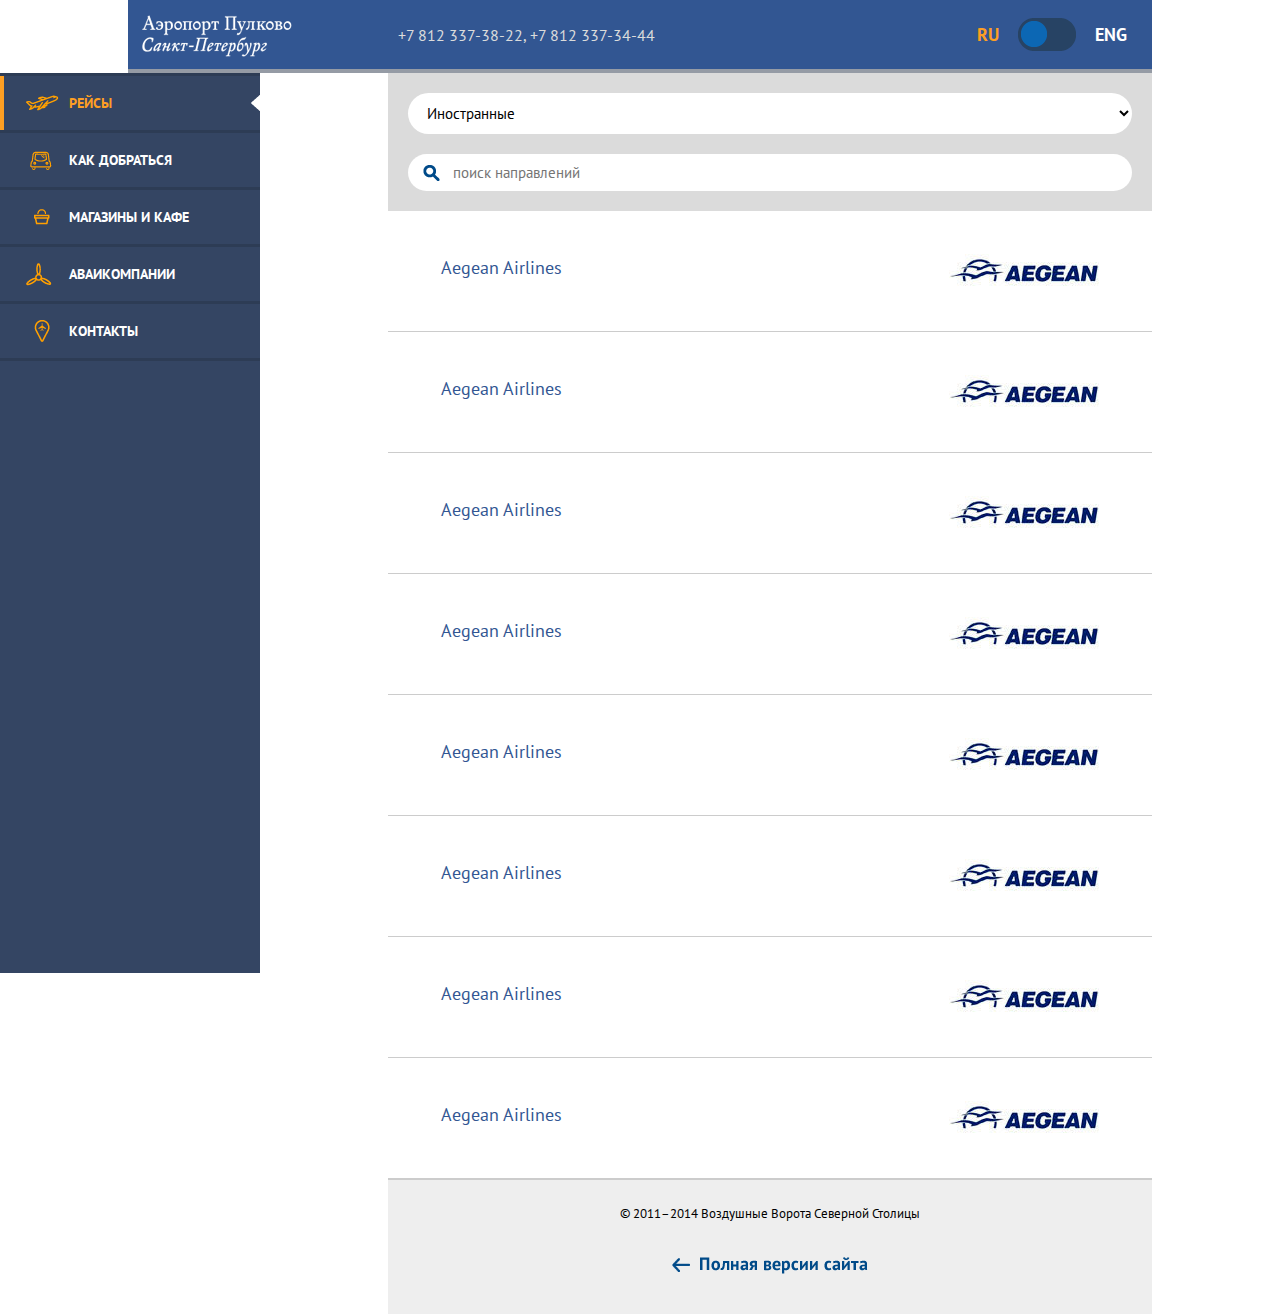
<file: company.html>
<!DOCTYPE html>
<html>
<head>
    <meta charset="UTF-8">
    <meta http-equiv="X-UA-Compatible" content="IE=edge">
    
    <title>Пулково</title>

    <meta name="viewport" content="width=device-width, initial-scale=1">
	
	<link href='http://fonts.googleapis.com/css?family=PT+Sans:400,700&subset=cyrillic,latin' rel='stylesheet' type='text/css'>
    <link rel="stylesheet" href="mcss/style.css">

    <!--[if lt IE 9]> <script src="https://oss.maxcdn.com/libs/html5shiv/3.7.0/html5shiv.js"></script> <![endif]--> 

</head>
<body>

	<!-- основной контейнер всего сайта -->
	<div class="wrapper">
		
		<!-- header -->
		<header class='main-header'>
			
			<div class="row">

				<div class="col s-3 menu-tt">
					<a href="#" class="menu-open"></a>
				</div>

				<div class="col s-3">
					<a href="#">
						<img src="img/logo.png" alt="" class="logo">
					</a>
				</div>

				<div class="telephone col s-5">
					<p>+7 812 337-38-22, +7 812 337-34-44</p>
				</div>

				<div class="col s-4 to-right text-right lang">
					<a href="#" class="lang-toogle rus">
						
						<p class="rus">RU</p>

						<div class="toggled"></div>

						<p class="eng">ENG</p>

					</a>

				</div>

			</div>

		</header>

		<!-- contetn pages -->
		<div class="content-wrapper">
			
			<!-- menu -->
			<div class="main-menu">
				
				<!-- close -->
				<a href="#" class="menu-close"></a>

				<img src="img/logo.png" alt="">
				
				<nav class='navigation'>

					<ul>
						<li class="active"><a href="#">Рейсы</a></li>
						<li><a href="#">Как добраться</a></li>
						<li><a href="#">магазины и кафе</a></li>
						<li><a href="#">аваикомпании</a></li>
						<li><a href="#">контакты</a></li>
					</ul>	

				</nav>

			</div>

			<!-- content of the page -->
			<div class="content-page">

				<div class="company-page">
					
					<div class="header">
						
						<form method="" action="">
							
							<select>
								<option>Иностранные</option>
								<option>Иноземные</option>
							</select>

							<input type="text" class="search" placeholder='поиск направлений'>

						</form>

					</div>

					<div class="company-container">
						
						<!-- item -->
						<article class='company'>
							<div class="row inline-row">
								<div class="col s-6">
									<a href="#">Aegean Airlines</a>
								</div>
								<div class="col s-6 text-right">
									<img src="img/company-1.jpg" alt="">
								</div>
							</div>
						</article>

						<!-- item -->
						<article class='company'>
							<div class="row inline-row">
								<div class="col s-6">
									<a href="#">Aegean Airlines</a>
								</div>
								<div class="col s-6 text-right">
									<img src="img/company-1.jpg" alt="">
								</div>
							</div>
						</article>

						<!-- item -->
						<article class='company'>
							<div class="row inline-row">
								<div class="col s-6">
									<a href="#">Aegean Airlines</a>
								</div>
								<div class="col s-6 text-right">
									<img src="img/company-1.jpg" alt="">
								</div>
							</div>
						</article>

						<!-- item -->
						<article class='company'>
							<div class="row inline-row">
								<div class="col s-6">
									<a href="#">Aegean Airlines</a>
								</div>
								<div class="col s-6 text-right">
									<img src="img/company-1.jpg" alt="">
								</div>
							</div>
						</article>
						<!-- item -->
						<article class='company'>
							<div class="row inline-row">
								<div class="col s-6">
									<a href="#">Aegean Airlines</a>
								</div>
								<div class="col s-6 text-right">
									<img src="img/company-1.jpg" alt="">
								</div>
							</div>
						</article>

						<!-- item -->
						<article class='company'>
							<div class="row inline-row">
								<div class="col s-6">
									<a href="#">Aegean Airlines</a>
								</div>
								<div class="col s-6 text-right">
									<img src="img/company-1.jpg" alt="">
								</div>
							</div>
						</article>

						<!-- item -->
						<article class='company'>
							<div class="row inline-row">
								<div class="col s-6">
									<a href="#">Aegean Airlines</a>
								</div>
								<div class="col s-6 text-right">
									<img src="img/company-1.jpg" alt="">
								</div>
							</div>
						</article>

						<!-- item -->
						<article class='company'>
							<div class="row inline-row">
								<div class="col s-6">
									<a href="#">Aegean Airlines</a>
								</div>
								<div class="col s-6 text-right">
									<img src="img/company-1.jpg" alt="">
								</div>
							</div>
						</article>


					</div>

				</div>

				<footer>
					<p>© 2011–2014 Воздушные Ворота Северной Столицы</p>
					<a href="#" class="to-main"></a>
				</footer>


			</div>

		</div>

	</div>
	
	<!-- scripts -->
    <script src="js/plugins.js"></script>
    <!-- <script src="js/min/script.min.js"></script> -->
    <script src="js/script.js"></script>
</body>
</html>
</file>
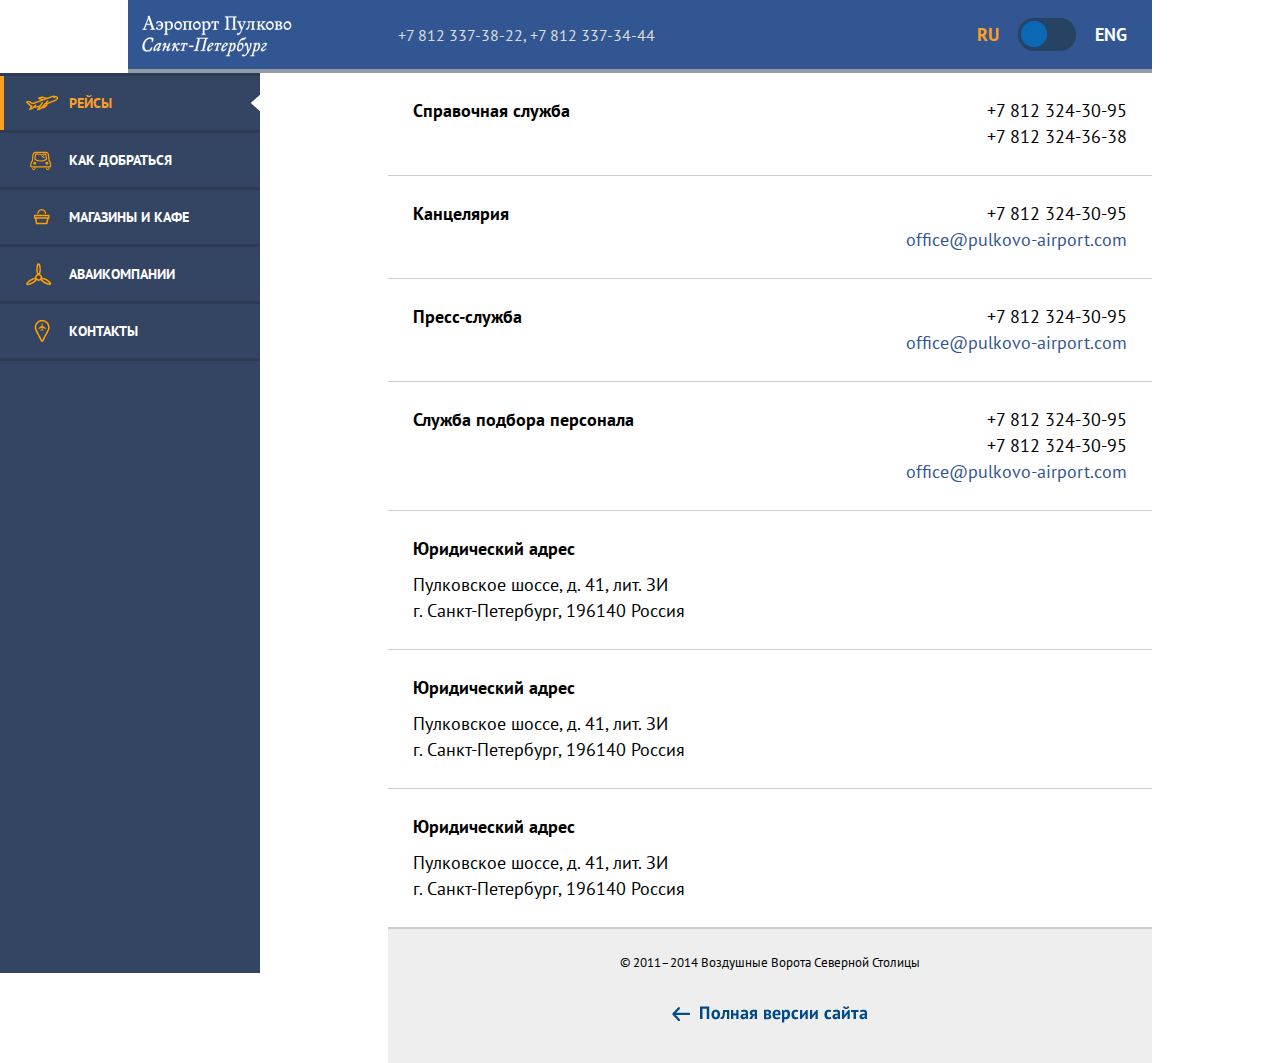
<file: contacts.html>
<!DOCTYPE html>
<html>
<head>
    <meta charset="UTF-8">
    <meta http-equiv="X-UA-Compatible" content="IE=edge">
    
    <title>Пулково</title>

    <meta name="viewport" content="width=device-width, initial-scale=1">
	
	<link href='http://fonts.googleapis.com/css?family=PT+Sans:400,700&subset=cyrillic,latin' rel='stylesheet' type='text/css'>
    <link rel="stylesheet" href="mcss/style.css">

    <!--[if lt IE 9]> <script src="https://oss.maxcdn.com/libs/html5shiv/3.7.0/html5shiv.js"></script> <![endif]--> 

</head>
<body>

	<!-- основной контейнер всего сайта -->
	<div class="wrapper">
		
		<!-- header -->
		<header class='main-header'>
			
			<div class="row">

				<div class="col s-3 menu-tt">
					<a href="#" class="menu-open"></a>
				</div>

				<div class="col s-3">
					<a href="#">
						<img src="img/logo.png" alt="" class="logo">
					</a>
				</div>

				<div class="telephone col s-5">
					<p>+7 812 337-38-22, +7 812 337-34-44</p>
				</div>

				<div class="col s-4 to-right text-right lang">
					<a href="#" class="lang-toogle rus">
						
						<p class="rus">RU</p>

						<div class="toggled"></div>

						<p class="eng">ENG</p>

					</a>

				</div>

			</div>

		</header>

		<!-- contetn pages -->
		<div class="content-wrapper">
			
			<!-- menu -->
			<div class="main-menu">
				
				<!-- close -->
				<a href="#" class="menu-close"></a>

				<img src="img/logo.png" alt="">
				
				<nav class='navigation'>

					<ul>
						<li class="active"><a href="#">Рейсы</a></li>
						<li><a href="#">Как добраться</a></li>
						<li><a href="#">магазины и кафе</a></li>
						<li><a href="#">аваикомпании</a></li>
						<li><a href="#">контакты</a></li>
					</ul>	

				</nav>

			</div>

			<!-- content of the page -->
			<div class="content-page">

				<div class="contact">
					
					<div class="row">
						
						<div class="col s-6">
							<h2>Справочная служба</h2>
						</div>

						<div class="col s-6 text-right">
							<p>+7 812 324-30-95</p>
							<p>+7 812 324-36-38</p>
						</div>

					</div>

					<div class="row">
						
						<div class="col s-6">
							<h2>Канцелярия</h2>
						</div>

						<div class="col s-6 text-right">
							<p>+7 812 324-30-95</p>
							<p><a href="mailto:office@pulkovo-airport.com">office@pulkovo-airport.com</a></p>
						</div>

					</div>

					<div class="row">
						
						<div class="col s-6">
							<h2>Пресс-служба</h2>
						</div>

						<div class="col s-6 text-right">
							<p>+7 812 324-30-95</p>
							<p><a href="mailto:office@pulkovo-airport.com">office@pulkovo-airport.com</a></p>
						</div>

					</div>

					<div class="row">
						
						<div class="col s-6">
							<h2>Служба подбора персонала</h2>
						</div>

						<div class="col s-6 text-right">
							<p>+7 812 324-30-95</p>
							<p>+7 812 324-30-95</p>
							<p><a href="mailto:office@pulkovo-airport.com">office@pulkovo-airport.com</a></p>
						</div>

					</div>

					<div class="row">
						
						<div class="col s-12">
							<h2>Юридический адрес</h2>
							<p>Пулковское шоссе, д. 41, лит. ЗИ</p>
							<p>г. Санкт-Петербург, 196140 Россия</p>
						</div>

					</div>

					<div class="row">
						
						<div class="col s-12">
							<h2>Юридический адрес</h2>
							<p>Пулковское шоссе, д. 41, лит. ЗИ</p>
							<p>г. Санкт-Петербург, 196140 Россия</p>
						</div>

					</div>

					<div class="row">
						
						<div class="col s-12">
							<h2>Юридический адрес</h2>
							<p>Пулковское шоссе, д. 41, лит. ЗИ</p>
							<p>г. Санкт-Петербург, 196140 Россия</p>
						</div>

					</div>

				</div>

				<footer>
					<p>© 2011–2014 Воздушные Ворота Северной Столицы</p>
					<a href="#" class="to-main"></a>
				</footer>


			</div>

		</div>

	</div>
	
	<!-- scripts -->
    <script src="js/plugins.js"></script>
    <!-- <script src="js/min/script.min.js"></script> -->
    <script src="js/script.js"></script>
</body>
</html>
</file>
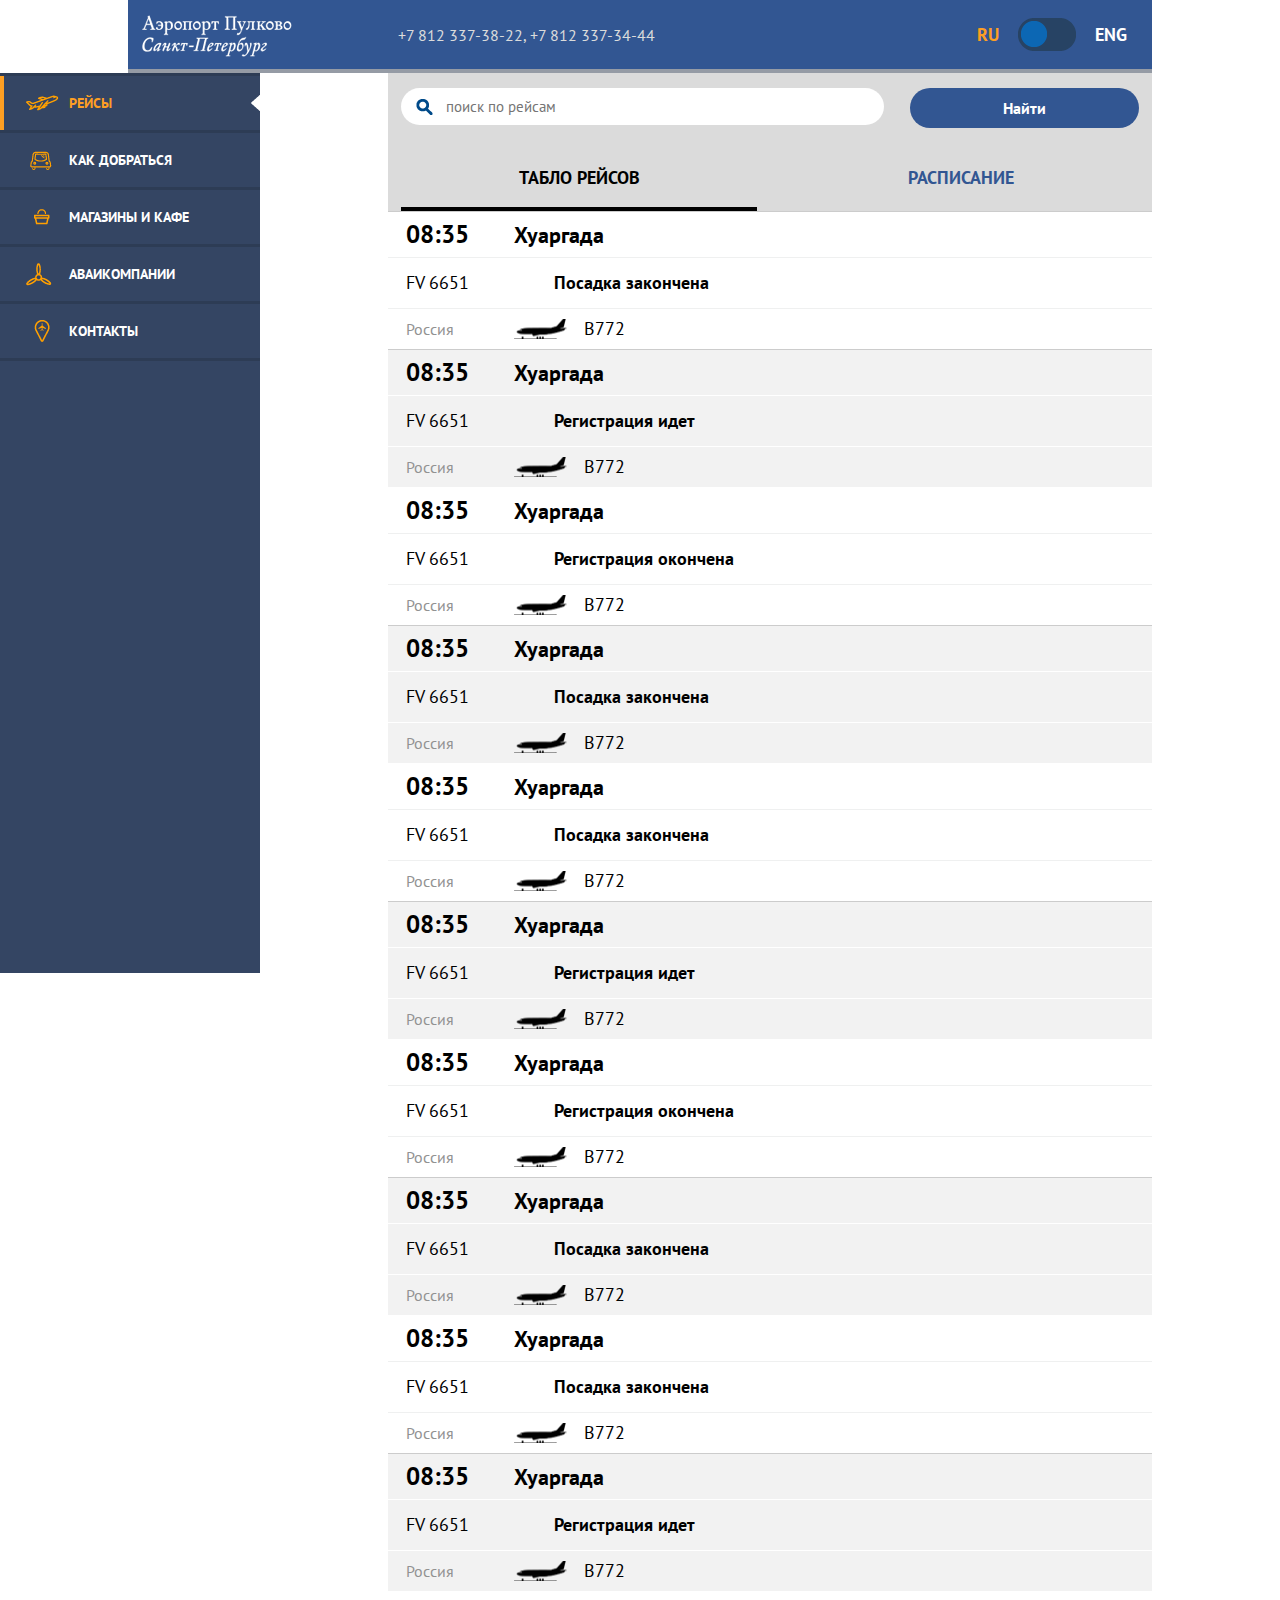
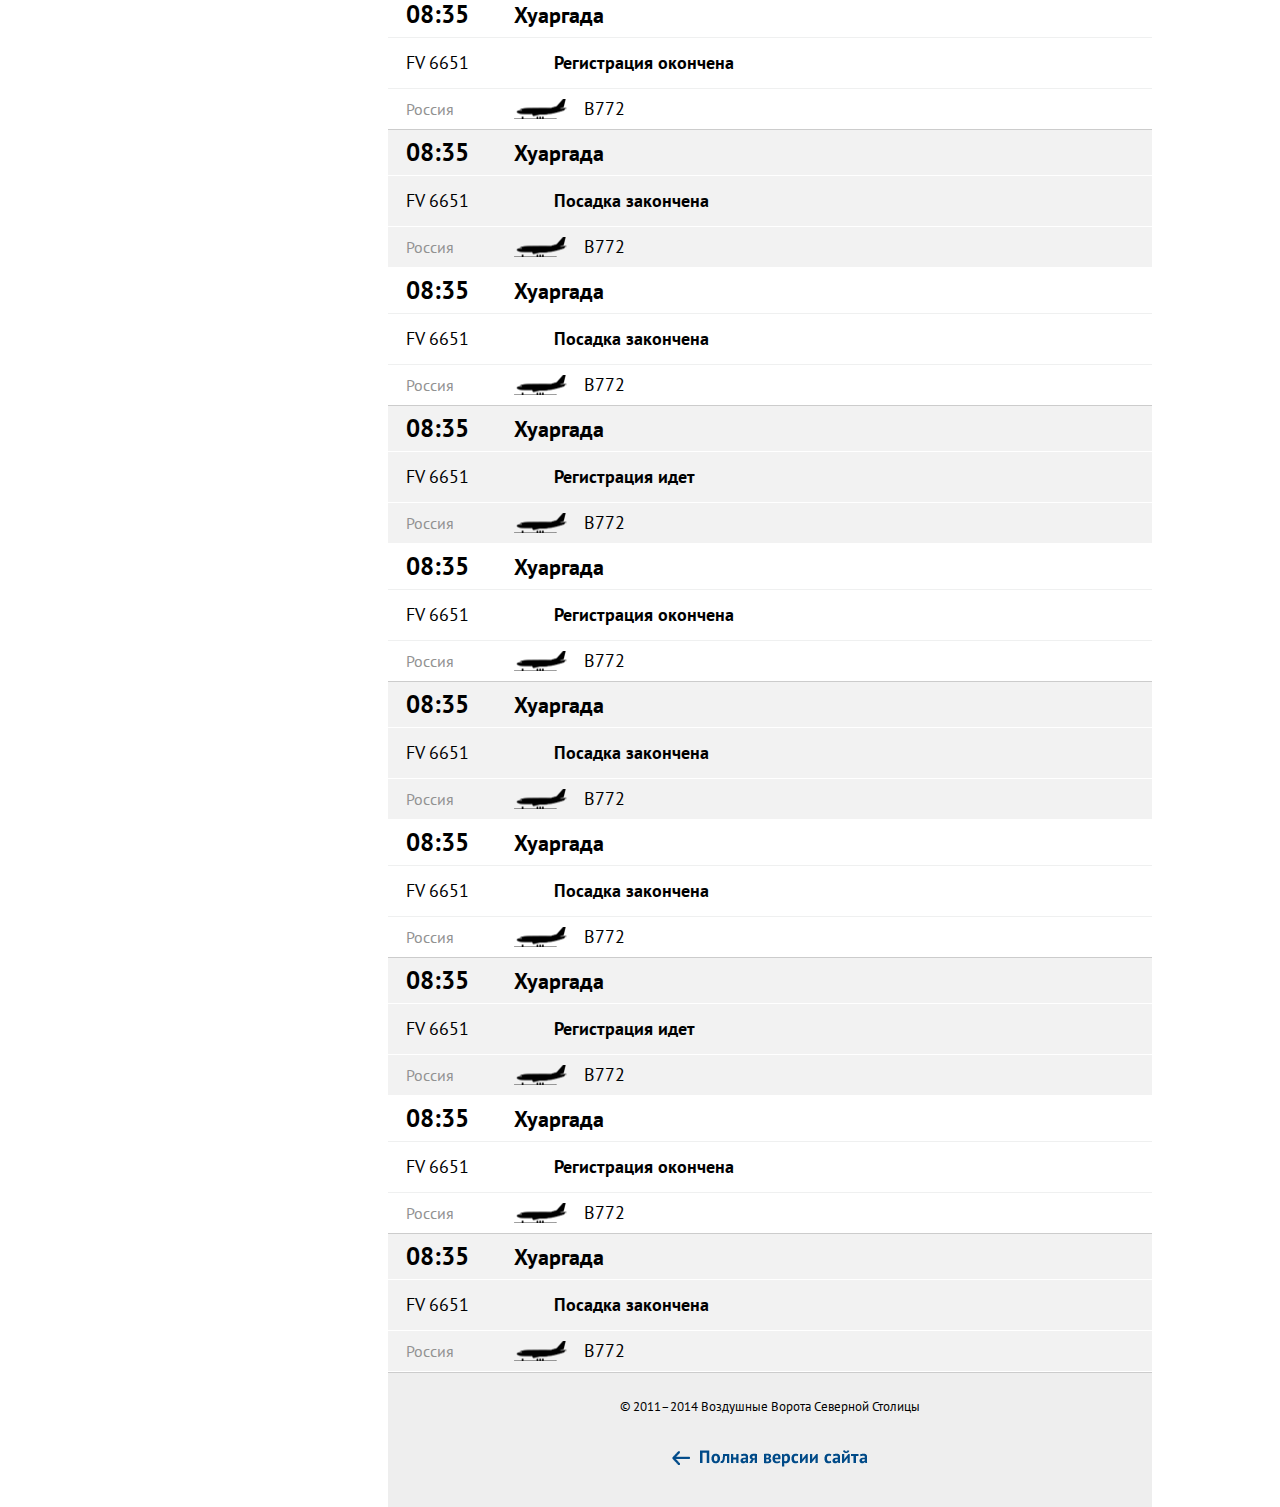
<file: flight.html>
<!DOCTYPE html>
<html>
<head>
    <meta charset="UTF-8">
    <meta http-equiv="X-UA-Compatible" content="IE=edge">
    
    <title>Пулково</title>

    <meta name="viewport" content="width=device-width, initial-scale=1">
	
	<link href='http://fonts.googleapis.com/css?family=PT+Sans:400,700&subset=cyrillic,latin' rel='stylesheet' type='text/css'>
    <link rel="stylesheet" href="mcss/style.css">

    <!--[if lt IE 9]> <script src="https://oss.maxcdn.com/libs/html5shiv/3.7.0/html5shiv.js"></script> <![endif]--> 

</head>
<body>

	<!-- основной контейнер всего сайта -->
	<div class="wrapper">
		
		<!-- header -->
		<header class='main-header'>
			
			<div class="row">

				<div class="col s-3 menu-tt">
					<a href="#" class="menu-open"></a>
				</div>

				<div class="col s-3">
					<a href="#">
						<img src="img/logo.png" alt="" class="logo">
					</a>
				</div>

				<div class="telephone col s-5">
					<p>+7 812 337-38-22, +7 812 337-34-44</p>
				</div>

				<div class="col s-4 to-right text-right lang">
					<a href="#" class="lang-toogle rus">
						
						<p class="rus">RU</p>

						<div class="toggled"></div>

						<p class="eng">ENG</p>

					</a>

				</div>

			</div>

		</header>

		<!-- contetn pages -->
		<div class="content-wrapper">
			
			<!-- menu -->
			<div class="main-menu">
				
				<!-- close -->
				<a href="#" class="menu-close"></a>

				<img src="img/logo.png" alt="">
				
				<nav class='navigation'>

					<ul>
						<li class="active"><a href="#">Рейсы</a></li>
						<li><a href="#">Как добраться</a></li>
						<li><a href="#">магазины и кафе</a></li>
						<li><a href="#">аваикомпании</a></li>
						<li><a href="#">контакты</a></li>
					</ul>	

				</nav>

			</div>
			<!-- content of the page -->
			<div class="content-page">

				<!-- main page content -->
				<div class="main-page">
					
					<!-- search + tab control -->
					<div class="header">
						
						<form action="" method="">
							<div class="row inline-row">
								<div class="col s-8 single">
									<input type="text" id="target" class="search" placeholder='поиск по рейсам'>
								</div>

								<div class="col s-4">
									<button class="btn blue-b">Найти</button>
								</div>
							</div>
						</form>

						<div class="tab-control main row inline-row">
							
							<div class="col s-6" >
								<a href="#" class="out active" data-tab='out-container'>Табло рейсов</a> 
							</div>

							<div class="col s-6">
								<a href="#" class="come" data-tab='come-container'>Расписание</a> 
							</div>

						</div>

					</div>

					<!-- tab - content -->
					<div class="tab-content">
						
						<!-- out tab -->
						<div class="tab active out-container">
							
							<!-- fligth item -->
							<article class='fligt-item'>
								
								<table>
									<thead>
										<tr>
											<td>08:35</td>
											<td>Хуаргада</td>
										</tr>
									</thead>
									<tbody>
										<tr>
											<td>FV 6651</td>
											<td><p class="status out-stop">Посадка закончена</p></td>
										</tr>
										<tr>
											<td><span>Россия</span></td>
											<td><p class="plane">B772</p></td>
										</tr>
									</tbody>
								</table>

							</article>

							<!-- fligth item -->
							<article class='fligt-item'>
								
								<table>
									<thead>
										<tr>
											<td>08:35</td>
											<td>Хуаргада</td>
										</tr>
									</thead>
									<tbody>
										<tr>
											<td>FV 6651</td>
											<td><p class="status out-process">Регистрация идет</p></td>
										</tr>
										<tr>
											<td><span>Россия</span></td>
											<td><p class="plane">B772</p></td>
										</tr>
									</tbody>
								</table>

							</article>

							<!-- fligth item -->
							<article class='fligt-item'>
								
								<table>
									<thead>
										<tr>
											<td>08:35</td>
											<td>Хуаргада</td>
										</tr>
									</thead>
									<tbody>
										<tr>
											<td>FV 6651</td>
											<td><p class="status out-complete">Регистрация окончена</p></td>
										</tr>
										<tr>
											<td><span>Россия</span></td>
											<td><p class="plane">B772</p></td>
										</tr>
									</tbody>
								</table>

							</article>

							<!-- fligth item -->
							<article class='fligt-item'>
								
								<table>
									<thead>
										<tr>
											<td>08:35</td>
											<td>Хуаргада</td>
										</tr>
									</thead>
									<tbody>
										<tr>
											<td>FV 6651</td>
											<td><p class="status out-stop">Посадка закончена</p></td>
										</tr>
										<tr>
											<td><span>Россия</span></td>
											<td><p class="plane">B772</p></td>
										</tr>
									</tbody>
								</table>

							</article>

							<!-- fligth item -->
							<article class='fligt-item'>
								
								<table>
									<thead>
										<tr>
											<td>08:35</td>
											<td>Хуаргада</td>
										</tr>
									</thead>
									<tbody>
										<tr>
											<td>FV 6651</td>
											<td><p class="status out-stop">Посадка закончена</p></td>
										</tr>
										<tr>
											<td><span>Россия</span></td>
											<td><p class="plane">B772</p></td>
										</tr>
									</tbody>
								</table>

							</article>

							<!-- fligth item -->
							<article class='fligt-item'>
								
								<table>
									<thead>
										<tr>
											<td>08:35</td>
											<td>Хуаргада</td>
										</tr>
									</thead>
									<tbody>
										<tr>
											<td>FV 6651</td>
											<td><p class="status out-process">Регистрация идет</p></td>
										</tr>
										<tr>
											<td><span>Россия</span></td>
											<td><p class="plane">B772</p></td>
										</tr>
									</tbody>
								</table>

							</article>

							<!-- fligth item -->
							<article class='fligt-item'>
								
								<table>
									<thead>
										<tr>
											<td>08:35</td>
											<td>Хуаргада</td>
										</tr>
									</thead>
									<tbody>
										<tr>
											<td>FV 6651</td>
											<td><p class="status out-complete">Регистрация окончена</p></td>
										</tr>
										<tr>
											<td><span>Россия</span></td>
											<td><p class="plane">B772</p></td>
										</tr>
									</tbody>
								</table>

							</article>

							<!-- fligth item -->
							<article class='fligt-item'>
								
								<table>
									<thead>
										<tr>
											<td>08:35</td>
											<td>Хуаргада</td>
										</tr>
									</thead>
									<tbody>
										<tr>
											<td>FV 6651</td>
											<td><p class="status out-stop">Посадка закончена</p></td>
										</tr>
										<tr>
											<td><span>Россия</span></td>
											<td><p class="plane">B772</p></td>
										</tr>
									</tbody>
								</table>

							</article>

							<!-- fligth item -->
							<article class='fligt-item'>
								
								<table>
									<thead>
										<tr>
											<td>08:35</td>
											<td>Хуаргада</td>
										</tr>
									</thead>
									<tbody>
										<tr>
											<td>FV 6651</td>
											<td><p class="status out-stop">Посадка закончена</p></td>
										</tr>
										<tr>
											<td><span>Россия</span></td>
											<td><p class="plane">B772</p></td>
										</tr>
									</tbody>
								</table>

							</article>

							<!-- fligth item -->
							<article class='fligt-item'>
								
								<table>
									<thead>
										<tr>
											<td>08:35</td>
											<td>Хуаргада</td>
										</tr>
									</thead>
									<tbody>
										<tr>
											<td>FV 6651</td>
											<td><p class="status out-process">Регистрация идет</p></td>
										</tr>
										<tr>
											<td><span>Россия</span></td>
											<td><p class="plane">B772</p></td>
										</tr>
									</tbody>
								</table>

							</article>

							<!-- fligth item -->
							<article class='fligt-item'>
								
								<table>
									<thead>
										<tr>
											<td>08:35</td>
											<td>Хуаргада</td>
										</tr>
									</thead>
									<tbody>
										<tr>
											<td>FV 6651</td>
											<td><p class="status out-complete">Регистрация окончена</p></td>
										</tr>
										<tr>
											<td><span>Россия</span></td>
											<td><p class="plane">B772</p></td>
										</tr>
									</tbody>
								</table>

							</article>

							<!-- fligth item -->
							<article class='fligt-item'>
								
								<table>
									<thead>
										<tr>
											<td>08:35</td>
											<td>Хуаргада</td>
										</tr>
									</thead>
									<tbody>
										<tr>
											<td>FV 6651</td>
											<td><p class="status out-stop">Посадка закончена</p></td>
										</tr>
										<tr>
											<td><span>Россия</span></td>
											<td><p class="plane">B772</p></td>
										</tr>
									</tbody>
								</table>

							</article>

							<!-- fligth item -->
							<article class='fligt-item'>
								
								<table>
									<thead>
										<tr>
											<td>08:35</td>
											<td>Хуаргада</td>
										</tr>
									</thead>
									<tbody>
										<tr>
											<td>FV 6651</td>
											<td><p class="status out-stop">Посадка закончена</p></td>
										</tr>
										<tr>
											<td><span>Россия</span></td>
											<td><p class="plane">B772</p></td>
										</tr>
									</tbody>
								</table>

							</article>

							<!-- fligth item -->
							<article class='fligt-item'>
								
								<table>
									<thead>
										<tr>
											<td>08:35</td>
											<td>Хуаргада</td>
										</tr>
									</thead>
									<tbody>
										<tr>
											<td>FV 6651</td>
											<td><p class="status out-process">Регистрация идет</p></td>
										</tr>
										<tr>
											<td><span>Россия</span></td>
											<td><p class="plane">B772</p></td>
										</tr>
									</tbody>
								</table>

							</article>

							<!-- fligth item -->
							<article class='fligt-item'>
								
								<table>
									<thead>
										<tr>
											<td>08:35</td>
											<td>Хуаргада</td>
										</tr>
									</thead>
									<tbody>
										<tr>
											<td>FV 6651</td>
											<td><p class="status out-complete">Регистрация окончена</p></td>
										</tr>
										<tr>
											<td><span>Россия</span></td>
											<td><p class="plane">B772</p></td>
										</tr>
									</tbody>
								</table>

							</article>

							<!-- fligth item -->
							<article class='fligt-item'>
								
								<table>
									<thead>
										<tr>
											<td>08:35</td>
											<td>Хуаргада</td>
										</tr>
									</thead>
									<tbody>
										<tr>
											<td>FV 6651</td>
											<td><p class="status out-stop">Посадка закончена</p></td>
										</tr>
										<tr>
											<td><span>Россия</span></td>
											<td><p class="plane">B772</p></td>
										</tr>
									</tbody>
								</table>

							</article>

							<!-- fligth item -->
							<article class='fligt-item'>
								
								<table>
									<thead>
										<tr>
											<td>08:35</td>
											<td>Хуаргада</td>
										</tr>
									</thead>
									<tbody>
										<tr>
											<td>FV 6651</td>
											<td><p class="status out-stop">Посадка закончена</p></td>
										</tr>
										<tr>
											<td><span>Россия</span></td>
											<td><p class="plane">B772</p></td>
										</tr>
									</tbody>
								</table>

							</article>

							<!-- fligth item -->
							<article class='fligt-item'>
								
								<table>
									<thead>
										<tr>
											<td>08:35</td>
											<td>Хуаргада</td>
										</tr>
									</thead>
									<tbody>
										<tr>
											<td>FV 6651</td>
											<td><p class="status out-process">Регистрация идет</p></td>
										</tr>
										<tr>
											<td><span>Россия</span></td>
											<td><p class="plane">B772</p></td>
										</tr>
									</tbody>
								</table>

							</article>

							<!-- fligth item -->
							<article class='fligt-item'>
								
								<table>
									<thead>
										<tr>
											<td>08:35</td>
											<td>Хуаргада</td>
										</tr>
									</thead>
									<tbody>
										<tr>
											<td>FV 6651</td>
											<td><p class="status out-complete">Регистрация окончена</p></td>
										</tr>
										<tr>
											<td><span>Россия</span></td>
											<td><p class="plane">B772</p></td>
										</tr>
									</tbody>
								</table>

							</article>

							<!-- fligth item -->
							<article class='fligt-item'>
								
								<table>
									<thead>
										<tr>
											<td>08:35</td>
											<td>Хуаргада</td>
										</tr>
									</thead>
									<tbody>
										<tr>
											<td>FV 6651</td>
											<td><p class="status out-stop">Посадка закончена</p></td>
										</tr>
										<tr>
											<td><span>Россия</span></td>
											<td><p class="plane">B772</p></td>
										</tr>
									</tbody>
								</table>

							</article>	
					
						</div>

						<!-- come tab -->
						<div class="tab come-container">
							
							<!-- fligth item -->
							<article class='fligt-item'>
								
								<table>
									<thead>
										<tr>
											<td>08:35</td>
											<td>Хуаргада</td>
										</tr>
									</thead>
									<tbody>
										<tr>
											<td>FV 6651</td>
											<td><p class="status out-stop">Посадка закончена</p></td>
										</tr>
										<tr>
											<td><span>Россия</span></td>
											<td><p class="plane">B772</p></td>
										</tr>
									</tbody>
								</table>

							</article>

							<!-- fligth item -->
							<article class='fligt-item'>
								
								<table>
									<thead>
										<tr>
											<td>08:35</td>
											<td>Хуаргада</td>
										</tr>
									</thead>
									<tbody>
										<tr>
											<td>FV 6651</td>
											<td><p class="status out-process">Регистрация идет</p></td>
										</tr>
										<tr>
											<td><span>Россия</span></td>
											<td><p class="plane">B772</p></td>
										</tr>
									</tbody>
								</table>

							</article>

							<!-- fligth item -->
							<article class='fligt-item'>
								
								<table>
									<thead>
										<tr>
											<td>08:35</td>
											<td>Хуаргада</td>
										</tr>
									</thead>
									<tbody>
										<tr>
											<td>FV 6651</td>
											<td><p class="status out-complete">Регистрация окончена</p></td>
										</tr>
										<tr>
											<td><span>Россия</span></td>
											<td><p class="plane">B772</p></td>
										</tr>
									</tbody>
								</table>

							</article>
							<!-- fligth item -->
							<article class='fligt-item'>
								
								<table>
									<thead>
										<tr>
											<td>08:35</td>
											<td>Хуаргада</td>
										</tr>
									</thead>
									<tbody>
										<tr>
											<td>FV 6651</td>
											<td><p class="status out-stop">Посадка закончена</p></td>
										</tr>
										<tr>
											<td><span>Россия</span></td>
											<td><p class="plane">B772</p></td>
										</tr>
									</tbody>
								</table>

							</article>

							<!-- fligth item -->
							<article class='fligt-item'>
								
								<table>
									<thead>
										<tr>
											<td>08:35</td>
											<td>Хуаргада</td>
										</tr>
									</thead>
									<tbody>
										<tr>
											<td>FV 6651</td>
											<td><p class="status out-process">Регистрация идет</p></td>
										</tr>
										<tr>
											<td><span>Россия</span></td>
											<td><p class="plane">B772</p></td>
										</tr>
									</tbody>
								</table>

							</article>

							<!-- fligth item -->
							<article class='fligt-item'>
								
								<table>
									<thead>
										<tr>
											<td>08:35</td>
											<td>Хуаргада</td>
										</tr>
									</thead>
									<tbody>
										<tr>
											<td>FV 6651</td>
											<td><p class="status out-complete">Регистрация окончена</p></td>
										</tr>
										<tr>
											<td><span>Россия</span></td>
											<td><p class="plane">B772</p></td>
										</tr>
									</tbody>
								</table>

							</article>

						</div>

					</div>

				</div>

				<footer>
					<p>© 2011–2014 Воздушные Ворота Северной Столицы</p>
					<a href="#" class="to-main"></a>
				</footer>


			</div>

		</div>

	</div>
	
	<!-- scripts -->
    <script src="js/plugins.js"></script>
    <!-- <script src="js/min/script.min.js"></script> -->
    <script src="js/script.js"></script>
</body>
</html>
</file>
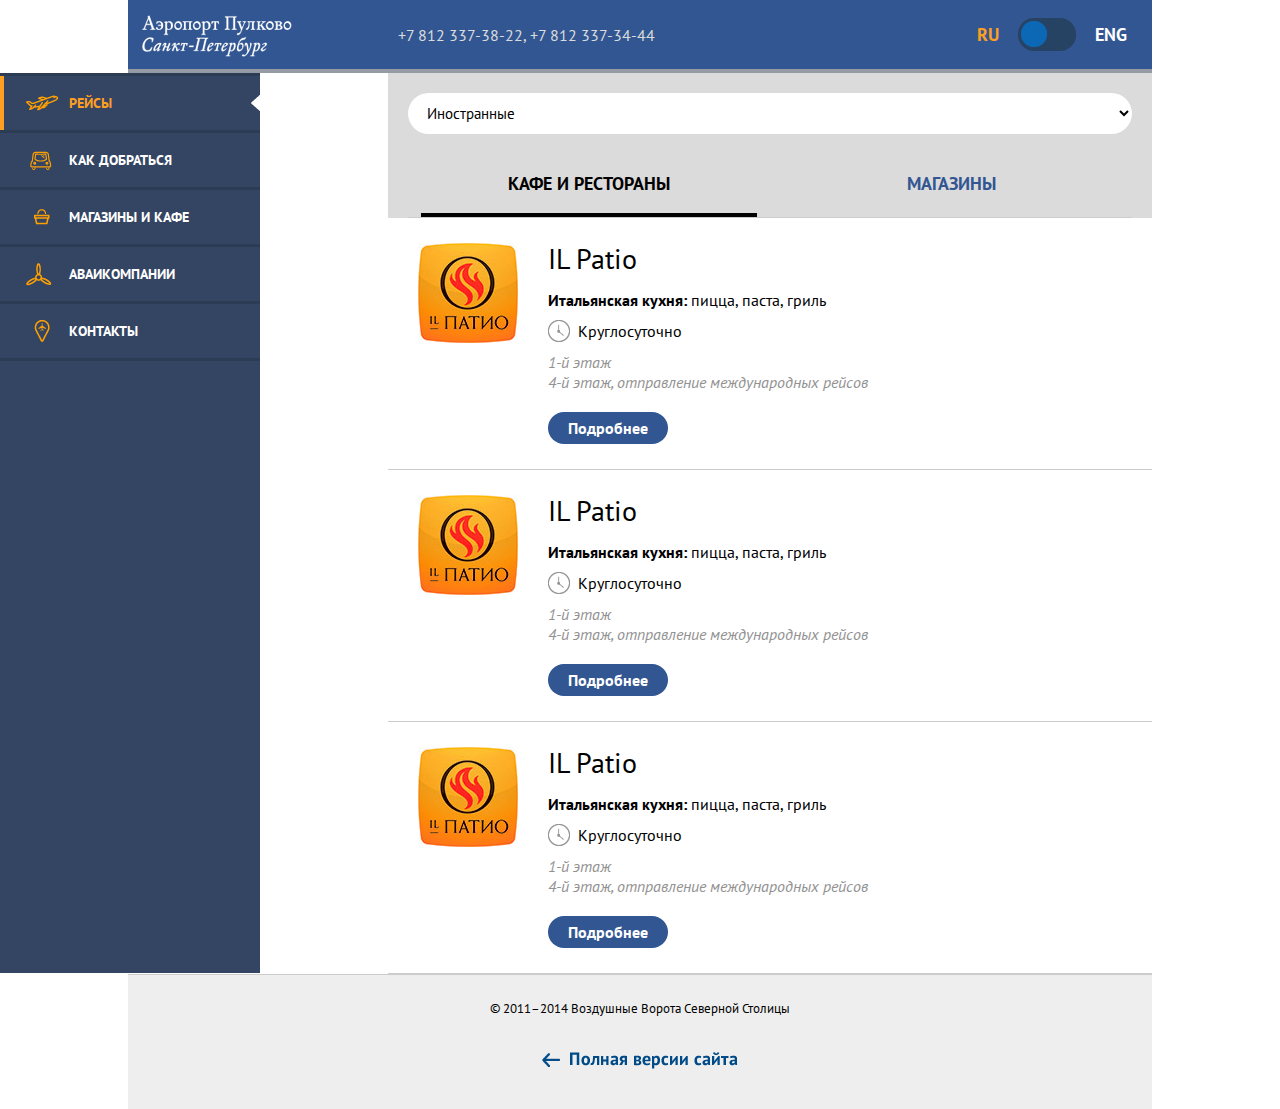
<file: shop.html>
<!DOCTYPE html>
<html>
<head>
    <meta charset="UTF-8">
    <meta http-equiv="X-UA-Compatible" content="IE=edge">
    
    <title>Пулково</title>

    <meta name="viewport" content="width=device-width, initial-scale=1">
	
	<link href='http://fonts.googleapis.com/css?family=PT+Sans:400,700&subset=cyrillic,latin' rel='stylesheet' type='text/css'>
    <link rel="stylesheet" href="mcss/style.css">

    <!--[if lt IE 9]> <script src="https://oss.maxcdn.com/libs/html5shiv/3.7.0/html5shiv.js"></script> <![endif]--> 

</head>
<body>

	<!-- основной контейнер всего сайта -->
	<div class="wrapper">
		
		<!-- header -->
		<header class='main-header'>
			
			<div class="row">

				<div class="col s-3 menu-tt">
					<a href="#" class="menu-open"></a>
				</div>

				<div class="col s-3">
					<a href="#">
						<img src="img/logo.png" alt="" class="logo">
					</a>
				</div>

				<div class="telephone col s-5">
					<p>+7 812 337-38-22, +7 812 337-34-44</p>
				</div>

				<div class="col s-4 to-right text-right lang">
					<a href="#" class="lang-toogle rus">
						
						<p class="rus">RU</p>

						<div class="toggled"></div>

						<p class="eng">ENG</p>

					</a>

				</div>

			</div>

		</header>

		<!-- contetn pages -->
		<div class="content-wrapper">
			
			<!-- menu -->
			<div class="main-menu">
				
				<!-- close -->
				<a href="#" class="menu-close"></a>

				<img src="img/logo.png" alt="">
				
				<nav class='navigation'>

					<ul>
						<li class="active"><a href="#">Рейсы</a></li>
						<li><a href="#">Как добраться</a></li>
						<li><a href="#">магазины и кафе</a></li>
						<li><a href="#">аваикомпании</a></li>
						<li><a href="#">контакты</a></li>
					</ul>	

				</nav>

			</div>
			<!-- content of the page -->
			<div class="content-page">

				<!-- main page content -->
				<div class="shop-page">
					
					<!-- search + tab control -->
					<div class="header">
						
						
						<form method="" action="">
							
							<select>
								<option>Иностранные</option>
								<option>Иноземные</option>
							</select>

						</form>

						<div class="tab-control main row inline-row">
							
							<div class="col s-6" >
								<a href="#" class="out active" data-tab='out-container'>Кафе и рестораны</a> 
							</div>

							<div class="col s-6">
								<a href="#" class="come" data-tab='come-container'>Магазины</a> 
							</div>

						</div>

					</div>

					<!-- tab - content -->
					<div class="tab-content">
						
						<!-- out tab -->
						<div class="tab active out-container">
							
							<!-- food item -->
							<article class='food-item'>
								
								<div class="image">
									<img src="img/food-logo.jpg" alt="">
								</div>

								<div class="content">
									<h2>IL Patio</h2>
									<p><b>Итальянская кухня:</b> пицца, паста, гриль</p>
									<p class="time">Круглосуточно</p>
									<p><span>1-й этаж</span></p>
									<p><span>4-й этаж, отправление международных рейсов</span></p>
									<a href="#" class="btn blue">Подробнее</a>
								</div>

							</article>

							<!-- food item -->
							<article class='food-item'>
								
								<div class="image">
									<img src="img/food-logo.jpg" alt="">
								</div>

								<div class="content">
									<h2>IL Patio</h2>
									<p><b>Итальянская кухня:</b> пицца, паста, гриль</p>
									<p class="time">Круглосуточно</p>
									<p><span>1-й этаж</span></p>
									<p><span>4-й этаж, отправление международных рейсов</span></p>
									<a href="#" class="btn blue">Подробнее</a>
								</div>

							</article>

							<!-- food item -->
							<article class='food-item'>
								
								<div class="image">
									<img src="img/food-logo.jpg" alt="">
								</div>

								<div class="content">
									<h2>IL Patio</h2>
									<p><b>Итальянская кухня:</b> пицца, паста, гриль</p>
									<p class="time">Круглосуточно</p>
									<p><span>1-й этаж</span></p>
									<p><span>4-й этаж, отправление международных рейсов</span></p>
									<a href="#" class="btn blue">Подробнее</a>
								</div>

							</article>

							
					
						</div>

						<!-- come tab -->
						<div class="tab come-container">
							
							<!-- food item -->
							<article class='food-item'>
								
								<div class="image">
									<img src="img/food-logo.jpg" alt="">
								</div>

								<div class="content">
									<h2>IL Patio</h2>
									<p><b>Итальянская кухня:</b> пицца, паста, гриль</p>
									<p class="time">Круглосуточно</p>
									<p><span>1-й этаж</span></p>
									<p><span>4-й этаж, отправление международных рейсов</span></p>
									<a href="#" class="btn blue">Подробнее</a>
								</div>

							</article>

							
						</div>

					</div>

				</div>

				</div>

				<footer>
					<p>© 2011–2014 Воздушные Ворота Северной Столицы</p>
					<a href="#" class="to-main"></a>
				</footer>


			</div>

		</div>

	</div>
	
	<!-- scripts -->
    <script src="js/plugins.js"></script>
    <!-- <script src="js/min/script.min.js"></script> -->
    <script src="js/script.js"></script>
</body>
</html>
</file>
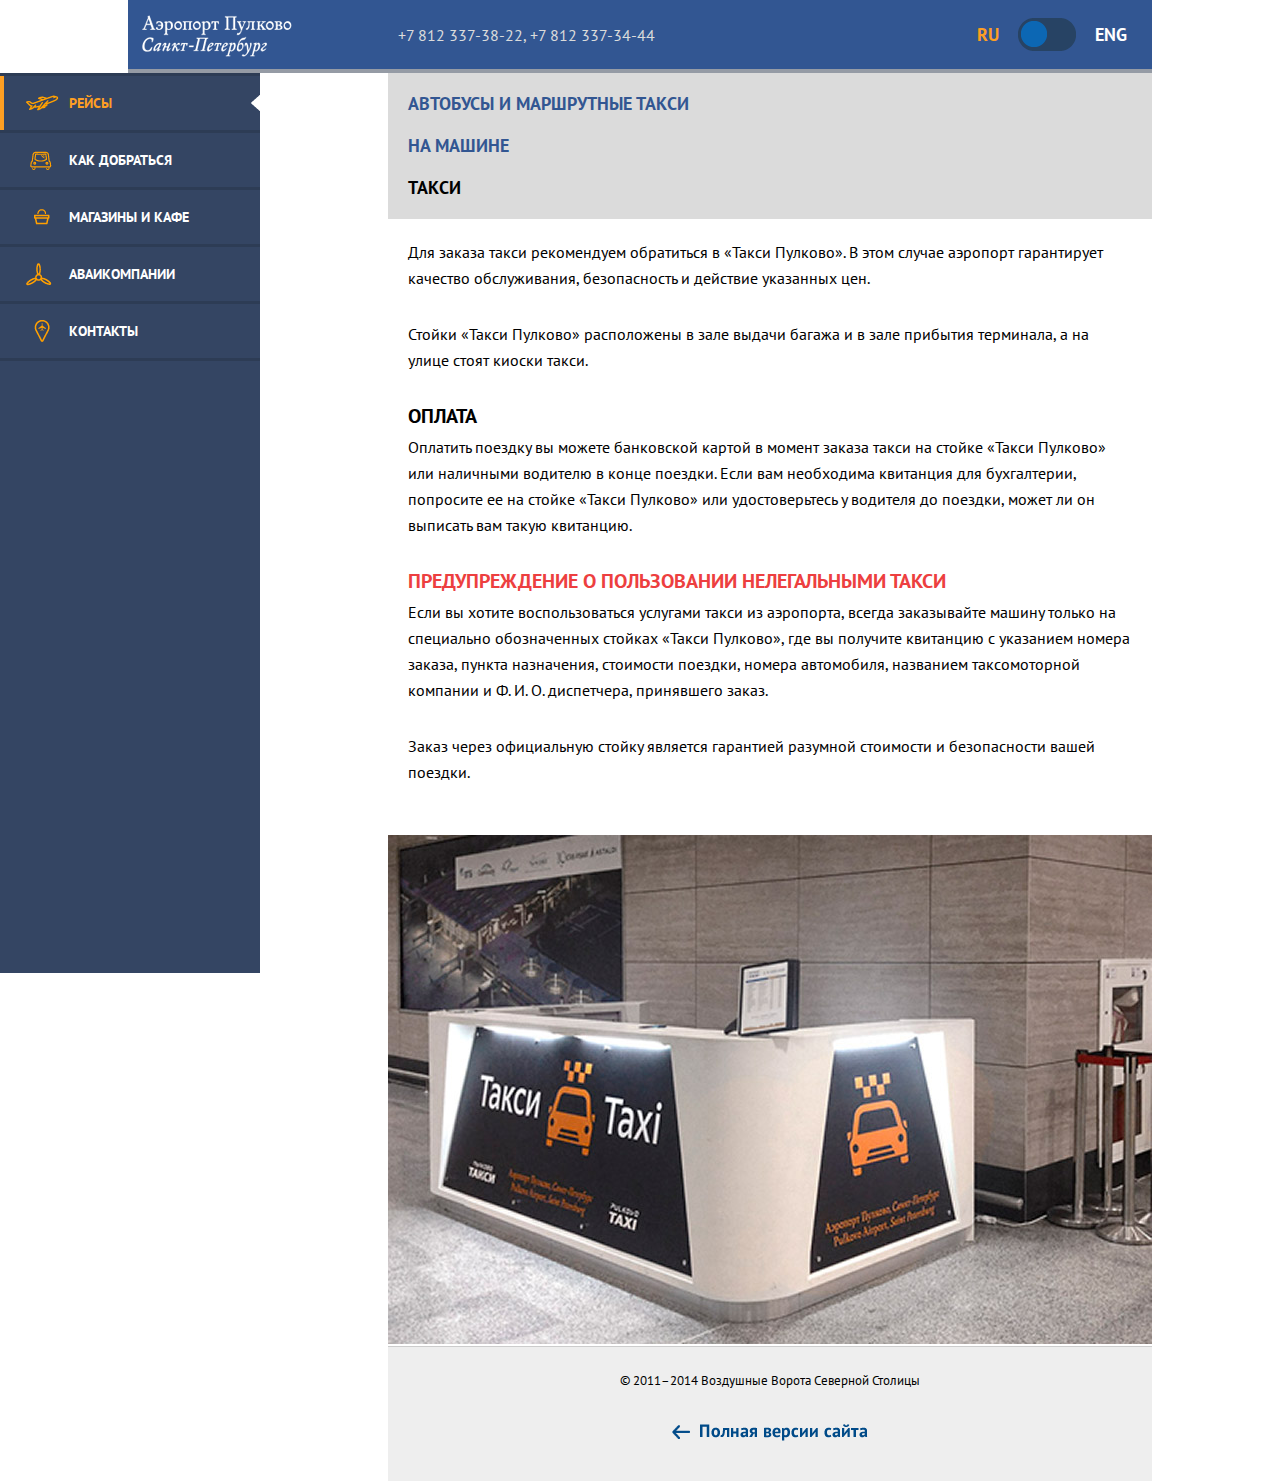
<file: text-page.html>
<!DOCTYPE html>
<html>
<head>
    <meta charset="UTF-8">
    <meta http-equiv="X-UA-Compatible" content="IE=edge">
    
    <title>Пулково</title>

    <meta name="viewport" content="width=device-width, initial-scale=1">
	
	<link href='http://fonts.googleapis.com/css?family=PT+Sans:400,700&subset=cyrillic,latin' rel='stylesheet' type='text/css'>
    <link rel="stylesheet" href="mcss/style.css">

    <!--[if lt IE 9]> <script src="https://oss.maxcdn.com/libs/html5shiv/3.7.0/html5shiv.js"></script> <![endif]--> 

</head>
<body>

	<!-- основной контейнер всего сайта -->
	<div class="wrapper">
		
		<!-- header -->
		<header class='main-header'>
			
			<div class="row">

				<div class="col s-3 menu-tt">
					<a href="#" class="menu-open"></a>
				</div>

				<div class="col s-3">
					<a href="#">
						<img src="img/logo.png" alt="" class="logo">
					</a>
				</div>

				<div class="telephone col s-5">
					<p>+7 812 337-38-22, +7 812 337-34-44</p>
				</div>

				<div class="col s-4 to-right text-right lang">
					<a href="#" class="lang-toogle rus">
						
						<p class="rus">RU</p>

						<div class="toggled"></div>

						<p class="eng">ENG</p>

					</a>

				</div>

			</div>

		</header>

		<!-- contetn pages -->
		<div class="content-wrapper">
			
			<!-- menu -->
			<div class="main-menu">
				
				<!-- close -->
				<a href="#" class="menu-close"></a>

				<img src="img/logo.png" alt="">
				
				<nav class='navigation'>

					<ul>
						<li class="active"><a href="#">Рейсы</a></li>
						<li><a href="#">Как добраться</a></li>
						<li><a href="#">магазины и кафе</a></li>
						<li><a href="#">аваикомпании</a></li>
						<li><a href="#">контакты</a></li>
					</ul>	

				</nav>

			</div>

			<!-- content of the page -->
			<div class="content-page">

				<div class="text-page">
					
					<div class="header">
						
						<a href="#">АВТОБУСЫ И МАРШРУТНЫЕ ТАКСИ</a>
						<a href="#">НА МАШИНЕ</a>
						<a href="#" class="active">ТАКСИ</a>

					</div>

					<div class="text-container">
						
						<div class="content">
							
							<p>Для заказа такси рекомендуем обратиться в «Такси Пулково». В этом случае аэропорт гарантирует качество обслуживания, безопасность и действие указанных цен.</p>

							<p>Стойки «Такси Пулково» расположены в зале выдачи багажа и в зале прибытия терминала, а на улице стоят киоски такси.</p>

							<h2>ОПЛАТА</h2>

							<p>Оплатить поездку вы можете банковской картой в момент заказа такси на стойке «Такси Пулково» или наличными водителю в конце поездки. Если вам необходима квитанция для бухгалтерии, попросите ее на стойке «Такси Пулково» или удостоверьтесь у водителя до поездки, может ли он выписать вам такую квитанцию.</p>

							<h2 class="red">ПРЕДУПРЕЖДЕНИЕ О ПОЛЬЗОВАНИИ НЕЛЕГАЛЬНЫМИ ТАКСИ</h2>

							<p>Если вы хотите воспользоваться услугами такси из аэропорта, всегда заказывайте машину только на специально обозначенных стойках «Такси Пулково», где вы получите квитанцию с указанием номера заказа, пункта назначения, стоимости поездки, номера автомобиля, названием таксомоторной компании и Ф. И. О. диспетчера, принявшего заказ.</p>

							<p>Заказ через официальную стойку является гарантией разумной стоимости и безопасности вашей поездки.</p>

						</div>

						<img src="img/taxi.jpg" alt="">

					</div>

				</div>

				<footer>
					<p>© 2011–2014 Воздушные Ворота Северной Столицы</p>
					<a href="#" class="to-main"></a>
				</footer>


			</div>

		</div>

	</div>
	
	<!-- scripts -->
    <script src="js/plugins.js"></script>
    <!-- <script src="js/min/script.min.js"></script> -->
    <script src="js/script.js"></script>
</body>
</html>
</file>
<file: mcss/style.css>
/* 
  compile file
*/
/* start the foundation style */
/* RESET */
html, body, div, span, applet, object, iframe,
h1, h2, h3, h4, h5, h6, p, blockquote, pre,
a, abbr, acronym, address, big, cite, code,
del, dfn, em, img, ins, kbd, q, s, samp,
small, strike, strong, sub, sup, tt, var,
b, u, i, center,
dl, dt, dd, ol, ul, li,
fieldset, form, label, legend,
table, caption, tbody, tfoot, thead, tr, th, td,
article, aside, canvas, details, embed,
figure, figcaption, footer, header, hgroup,
menu, nav, output, ruby, section, summary,
time, mark, audio, video {
  margin: 0;
  padding: 0;
  border: 0;
  font-size: 100%;
  font: inherit;
  vertical-align: baseline;
}

/* HTML5 display-role reset for older browsers */
article, aside, details, figcaption, figure,
footer, header, hgroup, menu, nav, section {
  display: block;
}

body {
  line-height: 1;
}

ol, ul {
  list-style: none;
}

blockquote, q {
  quotes: none;
}

blockquote:before, blockquote:after,
q:before, q:after {
  content: '';
  content: none;
}

table {
  border-collapse: collapse;
  border-spacing: 0;
}

/* start the base fraimwork styles. Can include base construction - forms/buttins/navigation and other */
/* modul section */
.col {
  float: left;
  padding: 0 14px;
  min-height: 1px;
}

.row.inline-row {
  font-size: 0;
}
.row.inline-row > .col {
  float: none;
}
.row.inline-row > .col:first-child {
  padding: 0 13px;
}
.row.inline-row > .col:last-child {
  padding: 0 13px;
}
.row.inline-row:after {
  display: none;
}
.row .col:first-child {
  padding-left: 0px;
}
.row .col:last-child {
  padding-right: 0px;
}
.row .single {
  margin: 0 auto;
  float: none;
}

.text-right {
  text-align: right;
}

.s-1 {
  width: 8.33%;
}

.s-2 {
  width: 16.66%;
}

.s-3 {
  width: 25%;
}

.s-4 {
  width: 33.33%;
}

.s-5 {
  width: 41.66%;
}

.s-6 {
  width: 50%;
}

.s-7 {
  width: 58.33%;
}

.s-8, .find-combo.active .top-find {
  width: 66.66%;
}

.s-9 {
  width: 75%;
}

.s-10 {
  width: 83.11%;
}

.s-11 {
  width: 91.66%;
}

.s-12 {
  width: 100%;
}

/* main fraimwork start here */
.inbox, .col, i, .ico, .menu-open, .main-menu, .lang-toggle-small, .navigation a, .form-shedule, .company-page .header, .text-page .header, .text-container .content, .shop-page .header, .food-item {
  box-sizing: border-box;
}

.to-left {
  float: left;
}

.to-right {
  float: right;
}

.inline, .row.inline-row > .col, i, .ico, .lang-toggle-small, footer .to-main, .lang-toogle p, .lang-toogle .toggled {
  display: inline-block;
  *display: inline;
  vertical-align: top;
  zoom: 1;
}

.clear, .row:after, .clearfix:after {
  content: " ";
  display: block;
  height: 0;
  clear: both;
  overflow: hidden;
  visibility: hidden;
}

/* colors */
/* i ico*/
i, .ico {
  font-size: 0;
  text-indent: -9999px;
}

/* basic typography */
body {
  font-family: 'PT Sans', sans-serif;
}

/* form style input and other */
form input[type='text'], form textarea, form select {
  box-sizing: border-box;
  outline: none;
  border: 0;
  font-family: 'PT Sans', sans-serif;
  background: #fff;
  font-size: 15px;
  line-height: 17px;
  color: #000;
  border-radius: 100px;
  width: 100%;
  padding: 10px 15px;
}
form input[type='text'].search, form textarea.search, form select.search {
  padding-left: 45px;
  background: #fff url(img/ico-find.png) no-repeat 15px center;
}
form input[type='text'].date, form textarea.date, form select.date {
  padding-left: 45px;
  background: #fff url(img/ico-calendar.png) no-repeat 15px center;
}
form label {
  cursor: pointer;
}
form button {
  cursor: pointer;
  outline: none;
  margin: 0;
}

/* btn styles */
.btn {
  display: inline-block;
  box-sizing: border-box;
  text-align: center;
  font-size: 18px;
  color: #fff;
  font-weight: 800;
  line-height: 22px;
  width: 100%;
  text-align: center;
  padding: 12px 15px;
  border-radius: 100px;
  background: #fd9f23;
  box-shadow: inset 0 -2px 0 0 #db7e02;
  border: none;
  outline: none;
  font-family: 'PT Sans', sans-serif;
}
.btn.reset {
  background: transparent;
  font-size: 15px;
  line-height: 19px;
  box-shadow: none;
  color: #325692;
  padding: 10px 7px;
}
.btn.reset i {
  background: url(img/ico-refresh.png) no-repeat center;
  width: 22px;
  height: 19px;
  margin-right: 10px;
}
.btn.blue {
  background: #325692;
  color: #fff;
  box-shadow: none;
  font-size: 16px;
  margin-top: 20px;
  width: 120px;
  text-decoration: none;
  padding: 5px 10px;
}

.btn.blue-b{
  background: #325692;
  color: #fff;
  box-shadow: none;
  font-size: 16px;
  text-decoration: none;
  padding: 9px 10px;
}

/**
 * BxSlider v4.1.2 - Fully loaded, responsive content slider
 * http://bxslider.com
 *
 * Written by: Steven Wanderski, 2014
 * http://stevenwanderski.com
 * (while drinking Belgian ales and listening to jazz)
 *
 * CEO and founder of bxCreative, LTD
 * http://bxcreative.com
 */
/** RESET AND LAYOUT
===================================*/
.bx-wrapper {
  position: relative;
  padding: 0;
  *zoom: 1;
}

.bx-wrapper img {
  max-width: 100%;
  display: block;
}

/** THEME
===================================*/
.bx-wrapper .bx-viewport {
  /*fix other elements on the page moving (on Chrome)*/
  -webkit-transform: translatez(0);
  -ms-transform: translatez(0);
  transform: translatez(0);
}

.bx-wrapper .bx-pager,
.bx-wrapper .bx-controls-auto {
  position: absolute;
  bottom: -30px;
  width: 100%;
}

/* PAGER */
.bx-wrapper .bx-pager {
  text-align: center;
  font-size: .85em;
  font-family: Arial;
  font-weight: bold;
  color: #666;
  padding-top: 20px;
}

.bx-wrapper .bx-pager .bx-pager-item,
.bx-wrapper .bx-controls-auto .bx-controls-auto-item {
  display: inline-block;
  *zoom: 1;
  *display: inline;
}

.bx-wrapper .bx-pager.bx-default-pager a {
  background: #e4e4e4;
  text-indent: -9999px;
  display: block;
  width: 10px;
  height: 10px;
  margin: 0 5px;
  outline: 0;
  border-radius: 5px;
}

.bx-wrapper .bx-pager.bx-default-pager a:hover,
.bx-wrapper .bx-pager.bx-default-pager a.active {
  background: #4f8cad;
}

/* 
  start the project modules like a pages 
*/
.wrapper {
  max-width: 1024px;
  min-width: 320px;
  min-height: 100%;
  margin: 0 auto;
  overflow: hidden;
  position: relati;
}

/* main-header */
.main-header {
  background: #325692;
  border-bottom: 4px solid #959ba5;
}

.menu-open {
  display: block;
  width: 75px;
  height: 75px;
  background: #344563 url(img/ico-menu-open.png) no-repeat center;
}

/* content-wrapper */
body, html {
  height: 100%;
}

.hidden {
  overflow-y: hidden;
}

.content-wrapper {
  position: relative;
  height: 100%;
}

/* main -menu */
.main-menu {
  width: 260px;
  height: 100%;
  position: absolute;
  top: -80px;
  left: -260px;
  padding-top: 20px;
  -webkit-transition: left .3s ease;
          transition: left .3s ease;
  background: #344563;
}
.main-menu.active {
  left: 0;
}
.main-menu img {
  margin-left: 25px;
}

.logo {
  margin-top: 15px;
}

.telephone {
  display: none;
}
.telephone p {
  font-size: 16px;
  line-height: 20px;
  color: #dbdbdb;
  margin-top: 25px;
}

.lang-toggle-small {
  font-size: 18px;
  line-height: 22px;
  padding: 8px 30px 8px 15px;
  border: 2px solid #fefeff;
  border-radius: 100px;
  font-weight: 800;
  color: #fff;
  background: url(img/ico-arrow-down.png) no-repeat 80% center;
  text-decoration: none;
  margin: 15px 15px 0;
}

.navigation {
  margin-top: 30px;
}
.navigation ul li {
  border-bottom: 3px solid #2d3c55;
}
.navigation ul li:nth-child(1) a {
  background: url(img/ico-menu-plane.png) no-repeat 22px center;
}
.navigation ul li:nth-child(2) a {
  background: url(img/ico-menu-car.png) no-repeat 26px center;
}
.navigation ul li:nth-child(3) a {
  background: url(img/ico-menu-shop.png) no-repeat 30px center;
}
.navigation ul li:nth-child(4) a {
  background: url(img/ico-menu-company.png) no-repeat 22px center;
}
.navigation ul li:nth-child(5) a {
  background: url(img/ico-menu-place.png) no-repeat 30px center;
}
.navigation ul li.active {
  background: url(img/ico-arrow-right.png) no-repeat right center;
}
.navigation ul li.active a {
  border-left: 4px solid #fd9f23;
  color: #fd9f23;
}
.navigation a {
  display: block;
  font-size: 14px;
  text-transform: uppercase;
  color: #fff;
  padding: 20px 0 20px 65px;
  text-decoration: none;
  font-weight: 600;
  border-left: 4px solid transparent;
}

.menu-close {
  width: 30px;
  height: 30px;
  position: absolute;
  top: 20px;
  right: 20px;
  background: url(img/ico-menu-close.png) no-repeat center;
}

/* main-page */
.main-page .header {
  background: #dbdbdb;
  padding-top: 15px;
}

.tab-control .col {
  padding: 0;
}
.tab-control a {
  display: block;
  width: 100%;
  text-decoration: none;
}
.tab-control.main {
  margin-top: 20px;
  border-bottom: 1px solid #ccc;
}
.tab-control.main a {
  font-size: 18px;
  color: #325692;
  text-transform: uppercase;
  text-align: center;
  padding: 20px 0;
  border-bottom: 4px solid transparent;
  font-weight: 800;
  line-height: 19px;
}
.tab-control.main a i {
  margin-right: 15px;
}
.tab-control.main .out i {
  width: 54px;
  height: 19px;
  background: url(img/ico-plane-out.png) no-repeat center;
}
.tab-control.main .out.active i {
  background: url(img/ico-plane-out-active.png) no-repeat center;
}
.tab-control.main .come i {
  width: 54px;
  height: 19px;
  background: url(img/arrival.png) no-repeat center;
}
.tab-control.main .come.active i {
  background: url(img/arrival.png) no-repeat center;
}
.tab-control.main .out i {
  width: 54px;
  height: 19px;
  background: url(img/departure.png) no-repeat center;
}
.tab-control.main .out.active i {
  background: url(img/departure.png) no-repeat center;
}
.tab-control.main .active {
  color: #000;
  border-bottom: 4px solid #000;
}

/* status */
.status {
  padding-left: 40px;
  font-weight: 800;
  font-size: 18px;
  line-height: 30px;
}
.status.vilet-time {
  color: #ed3f40;
  background: url(img/ico-status-vilet-v.png) no-repeat left center;
}
.status.go-to-plane {
  color: #fd9f22;
  background: url(img/ico-status-gotoplane.png) no-repeat left center;
}
.status.sit-stop {
  color: #ed3f40;
  background: url(img/ico-status-sit-stop.png) no-repeat left center;
}
.status.come {
  color: #fd9f22;
  background: url(img/ico-status-come.png) no-repeat left center;
}
.status.calncel {
  color: #325692;
  background: url(img/ico-status-calncel.png) no-repeat left center;
}
.status.vilet-at {
  color: #ed3f40;
  background: url(img/ico-status-vilet-at.png) no-repeat left center;
}

/* fligt-item */
.fligt-item table {
  border-bottom: 1px solid #ccc;
  width: 100%;
}
.fligt-item table tr {
  border-bottom: 1px solid #eff0f0;
}
.fligt-item table tr td {
  padding: 10px 0 10px 18px;
}
.fligt-item table tr td:first-child {
  width: 90px;
}
.fligt-item table tbody tr:last-child {
  border-bottom: none;
}
.fligt-item table tbody td {
  font-size: 18px;
  line-height: 20px;
}
.fligt-item table tbody td span {
  font-size: 16px;
  color: #929292;
}
.fligt-item table .plane {
  padding-left: 70px;
  background: url(img/ico-plane-pass.png) no-repeat left center;
}
.fligt-item table thead tr td {
  font-weight: 800;
}
.fligt-item table thead tr td:first-child {
  font-size: 25px;
}
.fligt-item table thead tr td:last-child {
  font-size: 22px;
}

/* tab-content */
.tab-content .tab {
  display: none;
}
.tab-content .tab.active {
  display: block;
}

.tab .fligt-item:nth-child(even) {
  background: #f2f2f2;
}
.tab .fligt-item:nth-child(even) table tr {
  border-bottom: 1px solid #fff;
}

/* promo slider */
.slide {
  background: #fff;
  margin-top: 15px;
}
.slide > img {
  width: 130px;
  float: left;
}
.slide .content {
  padding-left: 150px;
  padding-bottom: 20px;
}
.slide .content a {
  font-size: 18px;
  line-height: 22px;
  color: #325692;
  display: block;
  margin: 15px 0 10px;
  font-weight: 800;
  text-decoration: none;
}
.slide .content p {
  font-size: 15px;
  color: #000;
  margin-bottom: 10px;
}

.bx-wrapper {
  padding-bottom: 40px;
  border-top: 1px solid #ccc;
  border-bottom: 1px solid #ccc;
  background: #dbdbdb;
}

.bx-wrapper .bx-pager {
  bottom: 15px;
}

.bx-wrapper .bx-pager.bx-default-pager a {
  width: 11px;
  height: 11px;
  background: #fd9f23;
  margin: 0 10px;
}

.bx-wrapper .bx-viewport {
  height: auto !important;
}

.bx-wrapper .bx-pager.bx-default-pager a.active {
  background: #000;
}

hr {
  background: #eeeeee;
  border: 0;
  border-bottom: 1px solid #ccc;
  height: 80px;
  margin: 0;
}

/* form-shedule */
.form-shedule {
  background: #dbdbdb;
  padding: 30px 25px;
}
.form-shedule h2 {
  font-size: 30px;
  line-height: 36px;
  font-weight: 800;
  color: #325692;
  margin-bottom: 15px;
}
.form-shedule p {
  font-size: 16px;
  line-height: 20px;
  margin-bottom: 20px;
}
.form-shedule input {
  margin-bottom: 20px;
}

/* footer */
footer {
  border-top: 1px solid #ccc;
  padding: 25px 20px 40px;
  background: #eee;
  text-align: center;
}
footer p {
  text-align: center;
  font-size: 13px;
  line-height: 17px;
  margin-bottom: 35px;
}
footer .to-main {
  width: 196px;
  height: 17px;
  background: url(img/ico-to-main.png) no-repeat center;
  text-decoration: none;
}

/* company-page */
.company-page .header {
  padding: 20px;
  background: #dbdbdb;
}
.company-page select {
  margin-bottom: 20px;
}

.company {
  padding: 35px 40px;
  border-bottom: 1px solid #ccc;
}
.company a {
  font-size: 18px;
  color: #325692;
  text-decoration: none;
  line-height: 43px;
}

.text-page .header {
  padding: 20px;
  background: #dbdbdb;
}
.text-page .header a {
  font-weight: 800;
  font-size: 18px;
  line-height: 22px;
  text-transform: uppercase;
  color: #325692;
  text-decoration: none;
  display: block;
  margin-bottom: 20px;
}
.text-page .header a:last-child {
  margin-bottom: 0;
}
.text-page .header a.active {
  color: #000;
}

.text-container .content {
  padding: 20px;
}
.text-container p {
  font-size: 16px;
  line-height: 26px;
  color: #000;
  margin-bottom: 30px;
}
.text-container h2 {
  font-weight: 800;
  font-size: 20px;
  color: #000;
  line-height: 26px;
  margin-bottom: 5px;
}
.text-container h2.red {
  color: #ed3f40;
}
.text-container img {
  width: 100%;
  margin: 0;
  padding: 0;
}

.find-combo .button-find {
  display: none !important;
}
.find-combo.active .button-find {
  display: inline-block !important;
}

.shop-page .header {
  padding: 20px 20px 0;
  background: #dbdbdb;
}

.food-item {
  padding: 25px 30px;
  border-bottom: 1px solid #ccc;
}
.food-item .image {
  width: 100px;
  float: left;
  margin-right: 30px;
}
.food-item .content {
  padding-left: 130px;
}
.food-item .content h2 {
  font-size: 28px;
  line-height: 32px;
  margin-bottom: 15px;
}
.food-item .content p {
  font-size: 16px;
  line-height: 20px;
}
.food-item .content p b {
  font-weight: 800;
}
.food-item .content p span {
  color: #929292;
  font-style: italic;
}
.food-item .content .time {
  padding-left: 30px;
  line-height: 22px;
  background: url(img/ico-time.png) no-repeat center left;
  margin: 10px 0;
}

/* lang-toogle */
.lang {
  margin-top: 18px;
}

.lang-toogle {
  text-decoration: none;
  margin: 15px 25px 0 0;
}
.lang-toogle p {
  font-size: 18px;
  line-height: 33px;
  font-weight: 800;
  color: #fff;
}
.lang-toogle .toggled {
  width: 58px;
  height: 33px;
  margin: 0 15px;
  background: url(img/ico-toggle-circle.png) no-repeat 3px 3px, url(img/ico-toggle-area.png) no-repeat center;
  -webkit-transition: background .3s ease;
          transition: background .3s ease;
}
.lang-toogle.rus .rus {
  color: #fd9f23;
}
.lang-toogle.rus .toggled {
  background: url(img/ico-toggle-circle.png) no-repeat 3px 3px, url(img/ico-toggle-area.png) no-repeat center;
}
.lang-toogle.eng .eng {
  color: #fd9f23;
}
.lang-toogle.eng .toggled {
  background: url(img/ico-toggle-circle.png) no-repeat 29px 3px, url(img/ico-toggle-area.png) no-repeat center;
}

/* start the cosmetics project styles - this style not crashed layout */
/* transitions */
/* 
  start context styles 
  media and other
*/
@media (min-width: 768px) {
  .main-menu {
    position: fixed;
    top: 73px;
    left: 0;
    float: left;
    min-height: 100vh;
    border-top: 3px solid #2d3c55;
    padding-top: 0;
  }
  .main-menu.top {
    top: 0;
  }

  .content-page {
    padding-left: 260px;
  }

  .menu-close,
  .menu-tt,
  .main-menu img {
    display: none;
  }

  .main-header {
    padding-bottom: 10px;
  }

  .telephone {
    display: block;
  }

  .navigation {
    margin-top: 0;
  }
}
@media (max-width: 768px) {
  .navigation ul li.active {
    background: none;
  }

  .company {
    padding: 20px 10px;
  }
  .company img {
    max-width: 100%;
  }

  .lang-toogle .toggled {
    margin: 0;
  }

  .lang-toogle {
    position: relative;
    margin: 0 5px 0 0;
    top: 10px;
  }
  .lang-toogle p {
    position: absolute;
    font-size: 12px;
    color: #fd9f23;
  }
  .lang-toogle .rus {
    left: 8px;
  }
  .lang-toogle .eng {
    right: 5px;
  }
  .lang-toogle.rus .rus {
    display: none;
  }
  .lang-toogle.eng .eng {
    display: none;
  }

  .lang {
    margin-top: 12px;
  }
}

@media (max-width: 400px){
  
  .tab-control.main.inline-row .col:last-child,
  .tab-control.main.inline-row .col:first-child{
    padding: 0 4px;
  }

  .tab-control.main .come i {
    width: 45px;
    height: 19px;
    background: url(img/arrival.png) no-repeat center;
    background-size: 100%;
  }

  .tab-control.main .come.active i {
    background: url(img/arrival.png) no-repeat center;
    background-size: 100%;
  }

  .tab-control.main .out i {
    width: 45px;
    height: 19px;
    background: url(img/departure.png) no-repeat center;
    background-size: 100%;
  }

  .tab-control.main .out.active i {
    background: url(img/departure.png) no-repeat center;
    background-size: 100%;
  }

}


.contact .row{
  padding: 25px;
  border-bottom: 1px solid #ccc;
}

.contact h2,
.contact p{
  font-size: 18px;
  line-height: 26px;
  color: #000;
}

.contact h2{
  font-weight: 800;
  margin-bottom: 10px;
}

.contact a{
  color: #325592;
  text-decoration: none;
}
</file>
